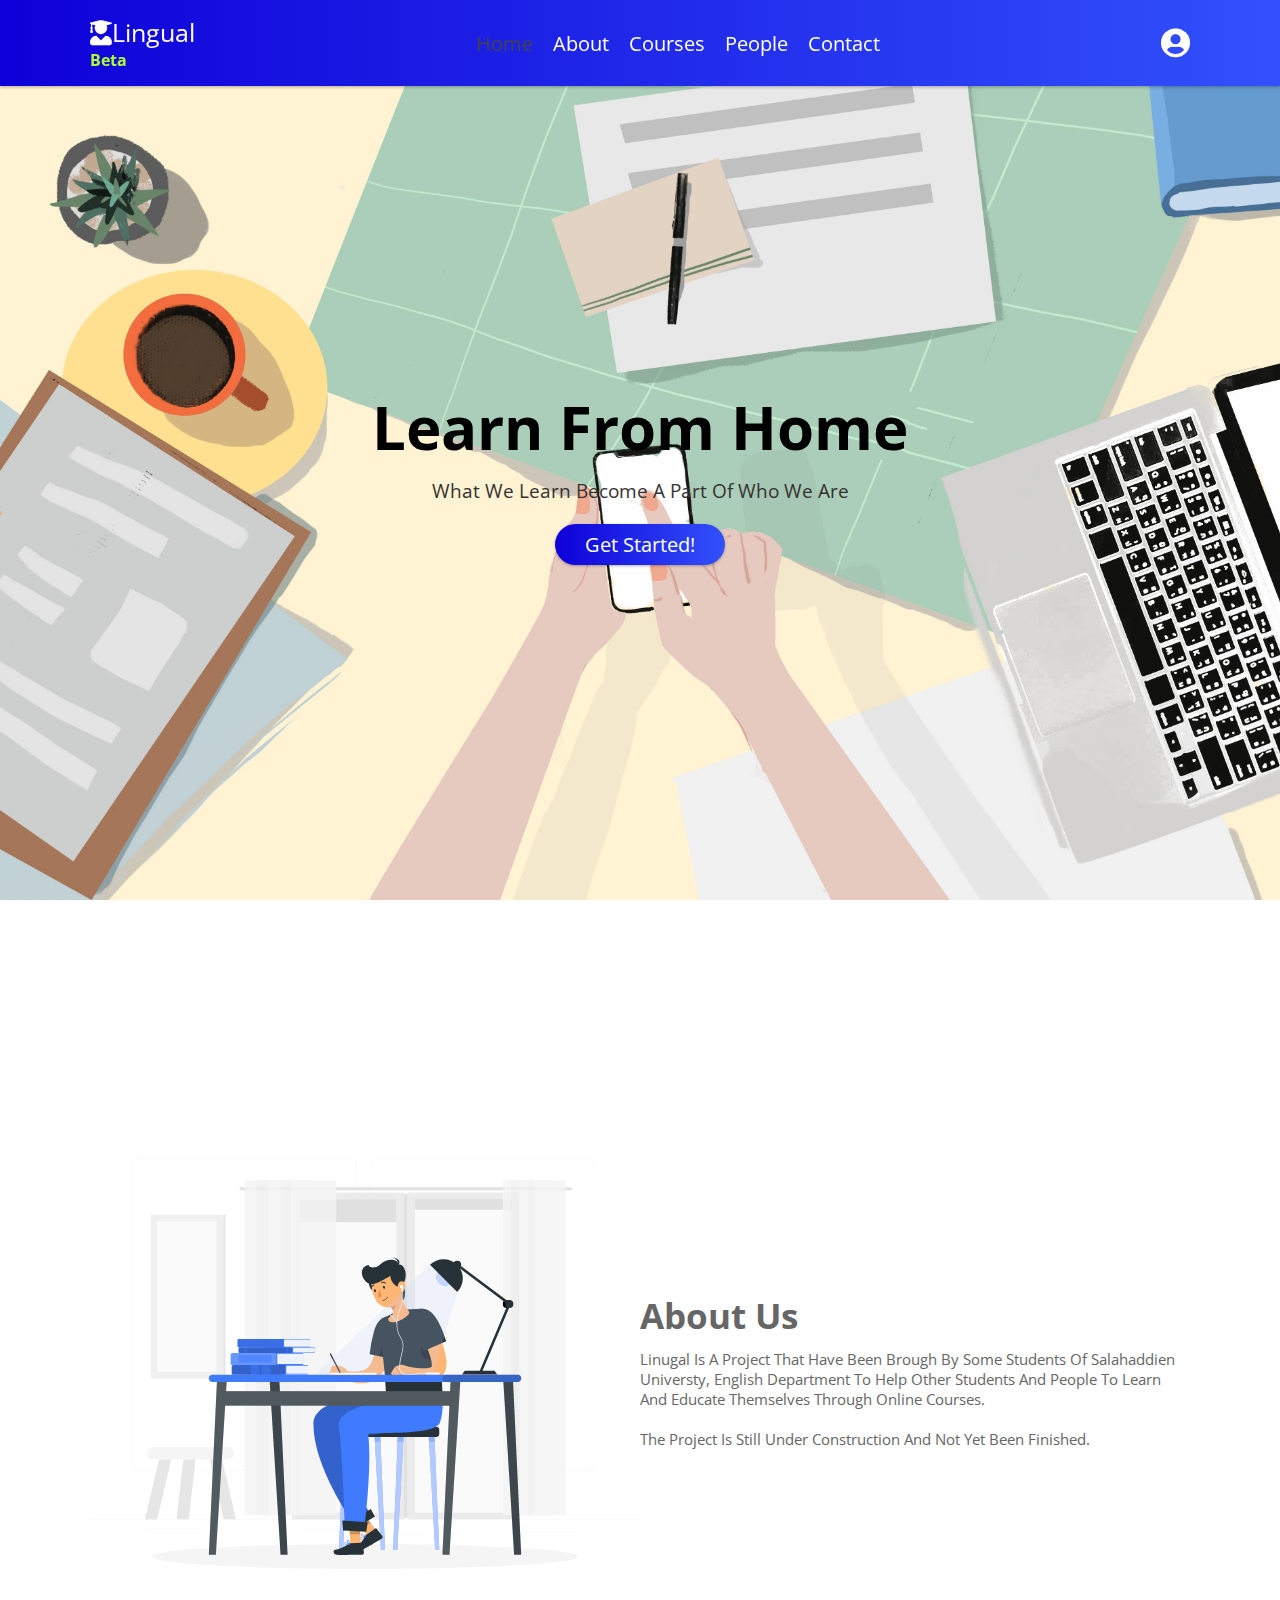
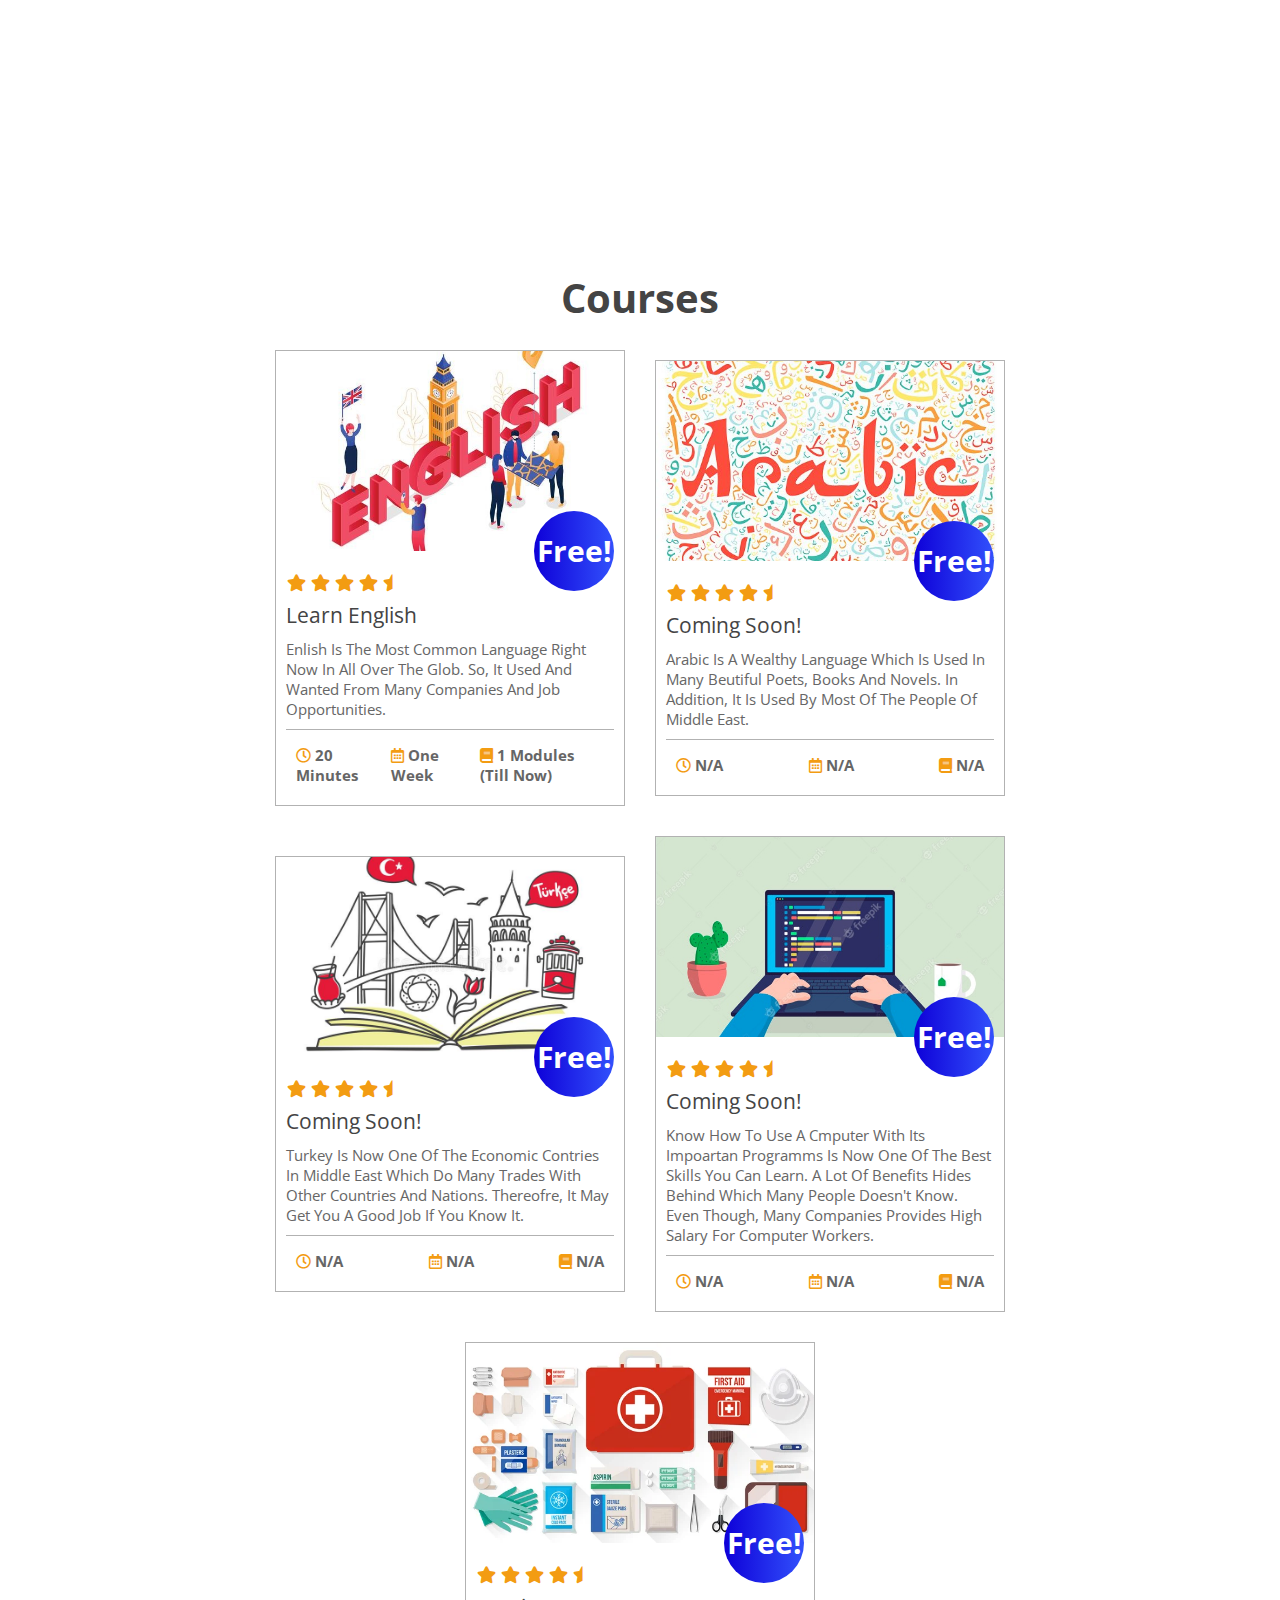
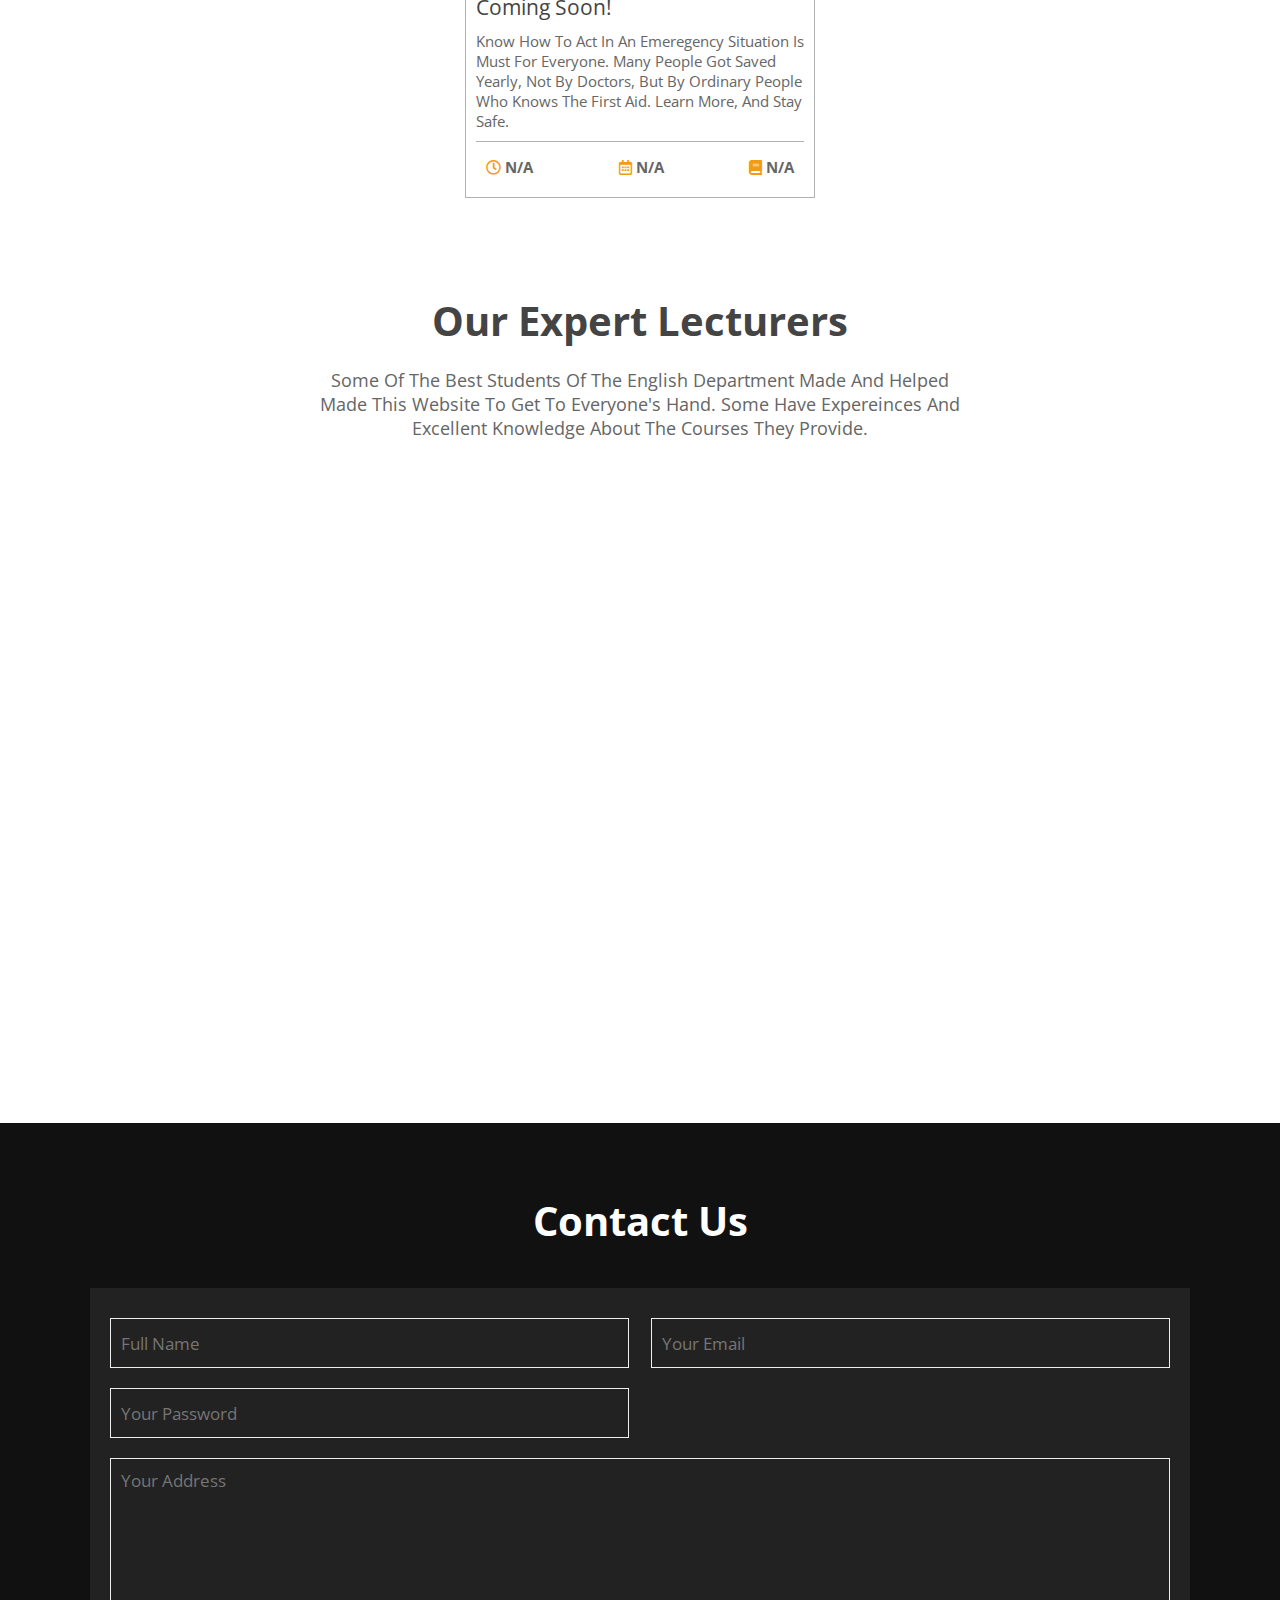
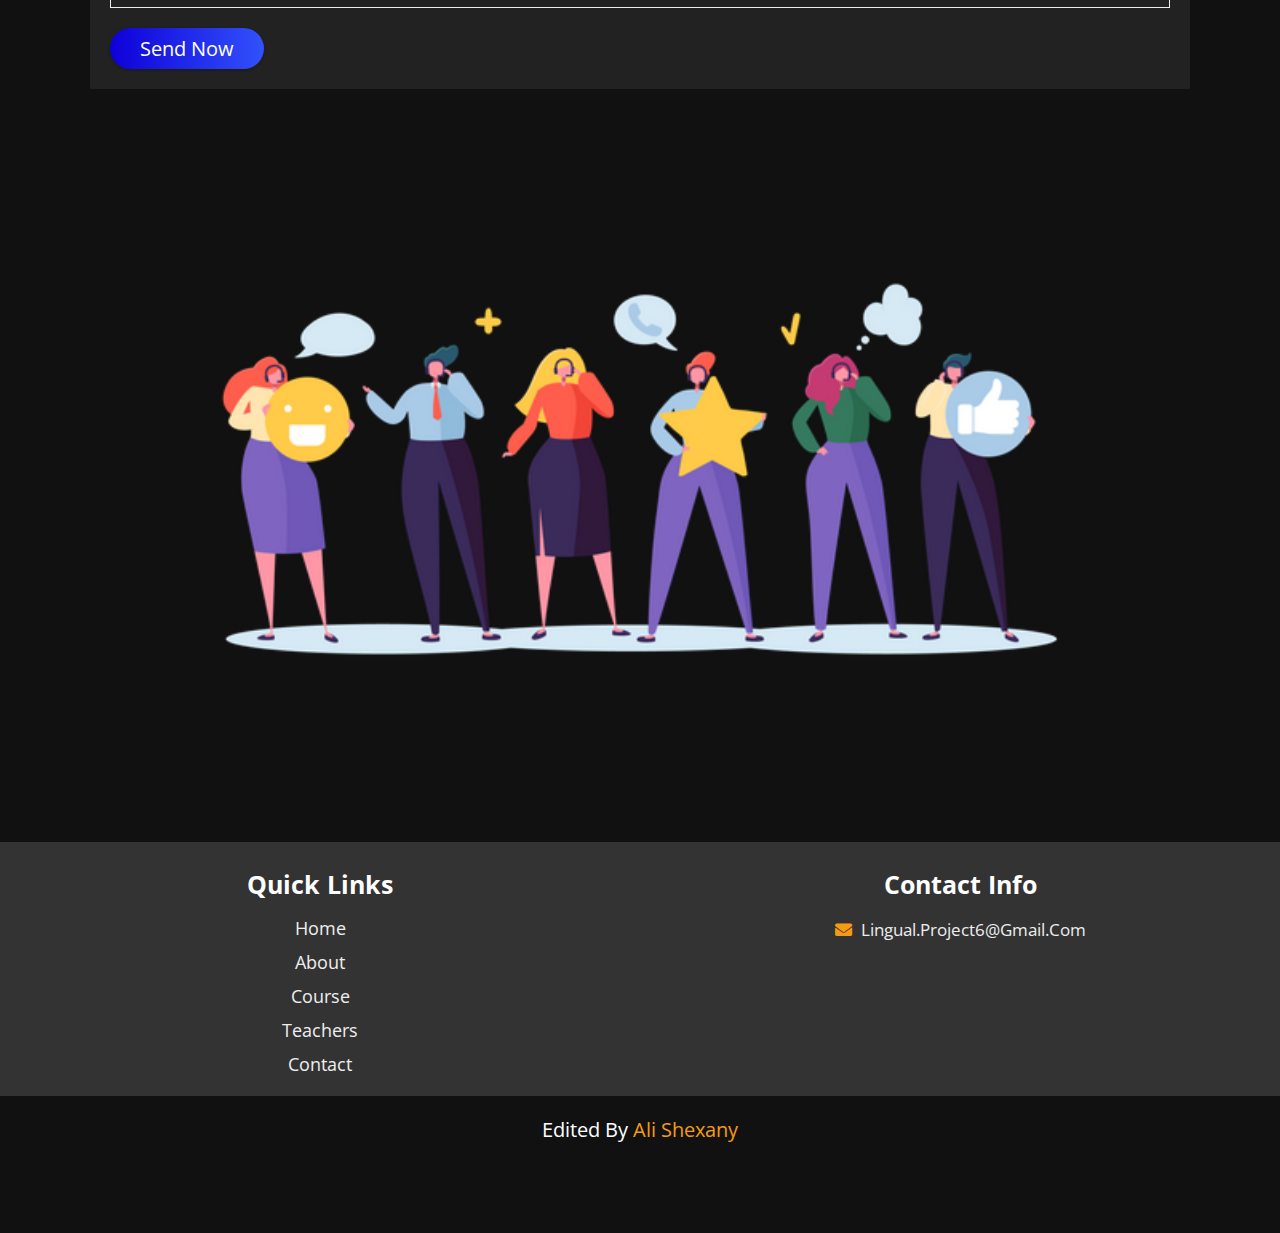
<file: index.html>
<!DOCTYPE html>
<html lang="en">
<head>
    <meta charset="UTF-8">
    <meta name="viewport" content="width=device-width, initial-scale=1.0">
    <title>Welcome</title>

    <!-- google fonts cdn link  -->
    <link rel="preconnect" href="https://fonts.gstatic.com">
    <link href="https://fonts.googleapis.com/css2?family=Open+Sans:wght@300;400;600&display=swap" rel="stylesheet">

    <!-- font awesome cdn link  -->
    <link rel="stylesheet" href="https://cdnjs.cloudflare.com/ajax/libs/font-awesome/5.15.2/css/all.min.css">


    <!-- custom css file link  -->
    <link rel="stylesheet" href="style.css">

    <link rel="icon" type="image/x-icon" href="pics/favicon.png">

</head>
<body>
   
<!-- header section starts  -->

<header>

    <div id="menu" class="fas fa-bars"></div>

    <a href="#" class="logo"><i class="fas fa-user-graduate"></i>Lingual <h4 style="color: greenyellow; font-size: 12pt;">Beta</h4></a>

    <nav class="navbar">
        <ul>
            <li><a class="active" href="#home">Home</a></li>
            <li><a href="#about">About</a></li>
            <li><a href="#course">Courses</a></li>
            <li><a href="#teacher">People</a></li>
            <li><a href="#contact">Contact</a></li>
        </ul>
    </nav>

    <div id="login" class="fas fa-user-circle"></div>

</header>

<!-- header section ends -->

<!-- login form  -->
<!--
<div class="login-form">

    <form action="">
        <h3>login</h3>
        <input type="email" placeholder="username" class="box">
        <input type="password" placeholder="password" class="box">
        <input type="submit" class="btn" value="login">
        <i class="fas fa-times"></i>
    </form>

</div>
-->
<!-- home section starts  -->

<section class="home" id="home">

    <h1>Learn from Home</h1>
    <p>What we learn become a part of who we are</p>
    <a href="#course"><button class="btn">get started!</button></a>

    <div class="shape"></div>

</section>

<!-- home section ends -->

<!-- about section starts  -->

<section class="about" id="about">

    <div class="image">
        <img src="pics/Studying-rafiki.svg" alt="">
    </div>

    <div class="content">
        <h3>About Us</h3>
        <p>Linugal is a project that have been brough by some students of Salahaddien Universty, English department to help 
            other students and people to learn and educate themselves through  online courses.</p>
        <p>The Project is still under construction and not yet been finished.</p>
        <!-- <a href="#"><button class="btn">learn more</button></a> -->
    </div>

</section>

<!-- about section ends -->

<!-- course section starts  -->

<section class="course" id="course">

<h1 class="heading">Courses</h1>    

<div class="box-container">

    <div class="box">
        <img src="pics/English-course.jpg" alt="">
        <h3 class="price">Free!</h3>
        <div class="content">
            <div class="stars">
                <i class="fas fa-star"></i>
                <i class="fas fa-star"></i>
                <i class="fas fa-star"></i>
                <i class="fas fa-star"></i>
                <i class="fas fa-star-half"></i>
            </div>
            <a target=”_blank” href="english.html" class="title">Learn English</a>
            <p>Enlish is the most common language right now in all over the glob. So, it
                used and wanted from many companies and job opportunities.
            </p>
            <div class="info">
                <h3> <i class="far fa-clock"></i> 20 Minutes </h3>
                <h3> <i class="far fa-calendar-alt"></i> One week </h3>
                <h3> <i class="fas fa-book"></i> 1 modules (till now) </h3>
            </div>
        </div>
    </div>

    <div class="box">
        <img src="pics/Arabic-course.jpg" alt="">
        <h3 class="price">Free!</h3>
        <div class="content">
            <div class="stars">
                <i class="fas fa-star"></i>
                <i class="fas fa-star"></i>
                <i class="fas fa-star"></i>
                <i class="fas fa-star"></i>
                <i class="fas fa-star-half"></i>
            </div>
            <a href="#" class="title">Coming Soon!</a>
            <p>Arabic is a wealthy language which is used in many beutiful poets, books and novels.
                in addition, it is used by most of the people of Middle East.
            </p>
            <div class="info">
                <h3> <i class="far fa-clock"></i> N/A </h3>
                <h3> <i class="far fa-calendar-alt"></i> N/A </h3>
                <h3> <i class="fas fa-book"></i> N/A </h3>
            </div>
        </div>
    </div>

    <div class="box">
        <img src="pics/Turkish-course.jpg" alt="">
        <h3 class="price">Free!</h3>
        <div class="content">
            <div class="stars">
                <i class="fas fa-star"></i>
                <i class="fas fa-star"></i>
                <i class="fas fa-star"></i>
                <i class="fas fa-star"></i>
                <i class="fas fa-star-half"></i>
            </div>
            <a href="#" class="title">Coming Soon!</a>
            <p>Turkey is now one of the economic contries in middle east which do many trades with other countries
                and nations. Thereofre, it may get you a good job If you know it.
            </p>
            <div class="info">
                <h3> <i class="far fa-clock"></i> N/A </h3>
                <h3> <i class="far fa-calendar-alt"></i> N/A </h3>
                <h3> <i class="fas fa-book"></i> N/A </h3>
            </div>
        </div>
    </div>

    <div class="box">
        <img src="pics/computer-course.jpg" alt="">
        <h3 class="price">Free!</h3>
        <div class="content">
            <div class="stars">
                <i class="fas fa-star"></i>
                <i class="fas fa-star"></i>
                <i class="fas fa-star"></i>
                <i class="fas fa-star"></i>
                <i class="fas fa-star-half"></i>
            </div>
            <a href="#" class="title">Coming Soon!</a>
            <p>Know how to use a cmputer with its impoartan programms is now one of the best
                skills you can learn. A lot of benefits hides behind which many people doesn't know.
                Even though, many companies provides high salary for computer workers.
            </p>
            <div class="info">
                <h3> <i class="far fa-clock"></i> N/A </h3>
                <h3> <i class="far fa-calendar-alt"></i> N/A </h3>
                <h3> <i class="fas fa-book"></i> N/A </h3>
            </div>
        </div>
    </div>

    <div class="box">
        <img src="pics/Firstaid-course.jpg" alt="">
        <h3 class="price">Free!</h3>
        <div class="content">
            <div class="stars">
                <i class="fas fa-star"></i>
                <i class="fas fa-star"></i>
                <i class="fas fa-star"></i>
                <i class="fas fa-star"></i>
                <i class="fas fa-star-half"></i>
            </div>
            <a href="#" class="title">Coming Soon!</a>
            <p>Know how to act in an emeregency situation is must for everyone. Many people
            got saved yearly, not by doctors, but by ordinary people who knows the first aid. 
            Learn more, and Stay safe.
            </p>
            <div class="info">
                <h3> <i class="far fa-clock"></i> N/A </h3>
                <h3> <i class="far fa-calendar-alt"></i> N/A </h3>
                <h3> <i class="fas fa-book"></i> N/A </h3>
            </div>
        </div>
    </div>


    </div>

</div>

</section>

<!-- course section ends -->

<!-- teacher section starts  -->

<section class="teacher" id="teacher">

<h1 class="heading">our expert lecturers</h1>

<p>Some of the Best students of The English Department made and helped made this website
    to get to everyone's hand. Some have expereinces and excellent knowledge about the courses they provide. </p>

<!-- <a href="#"><button class="btn">learn more</button></a> -->

</section>

<!-- teacher section ends -->

<!-- contact section starts  -->

<section class="contact" id="contact">

<h1 class="heading">Contact Us</h1>

<div class="row">

    <form action="">
        <input type="text" placeholder="full name" class="box">
        <input type="email" placeholder="your email" class="box">
        <input type="password" placeholder="your password" class="box">
        <textarea name="" id="" cols="30" rows="10" class="box address" placeholder="your address"></textarea>
        <input type="submit" class="btn" value="send now">
    </form>

    <div class="image">
        <img src="pics/help-contact.png" alt="">
    </div>

</div>

</section>

<!-- contact section ends -->

<!-- footer section starts  -->

<div class="footer">

    <div class="box-container">


        <div class="box">
            <h3>quick links</h3>
            <a href="#home">home</a>
            <a href="#about">about</a>
            <a href="#course">course</a>
            <a href="#teacher">teachers</a>
            <a href="#contact">contact</a>
        </div>

        <div class="box">
            <h3>contact info</h3>
        
            <p> <i class="fas fa-envelope"></i> Lingual.project6@gmail.com </p>
            
        </div>

    </div>

    <h1 class="credit">Edited by <a href="https://l.messenger.com/l.php?u=https%3A%2F%2Finstagram.com%2Falishexany28%3Futm_medium%3Dcopy_link&h=AT2VSnJCaCfogchZdqtvQZJO6pLKn3a52d4Q_3sLXpHVX3f3xabuFnRwyJe5plVuFq93xZS1pGyaXS
        _jNjhbHIeyOjlCNTcDst48Z1jP2LRhj3eQDb9yb_HaDsXQ-Ax_sUbrEA">Ali shexany</a> </h1>

</div>

<!-- footer section ends -->





















<!-- jquery cdn link  -->
<script src="https://cdnjs.cloudflare.com/ajax/libs/jquery/3.6.0/jquery.min.js"></script>

<!-- custom js file link  -->
<script src="script.js"></script>

</body>
</html>
</file>
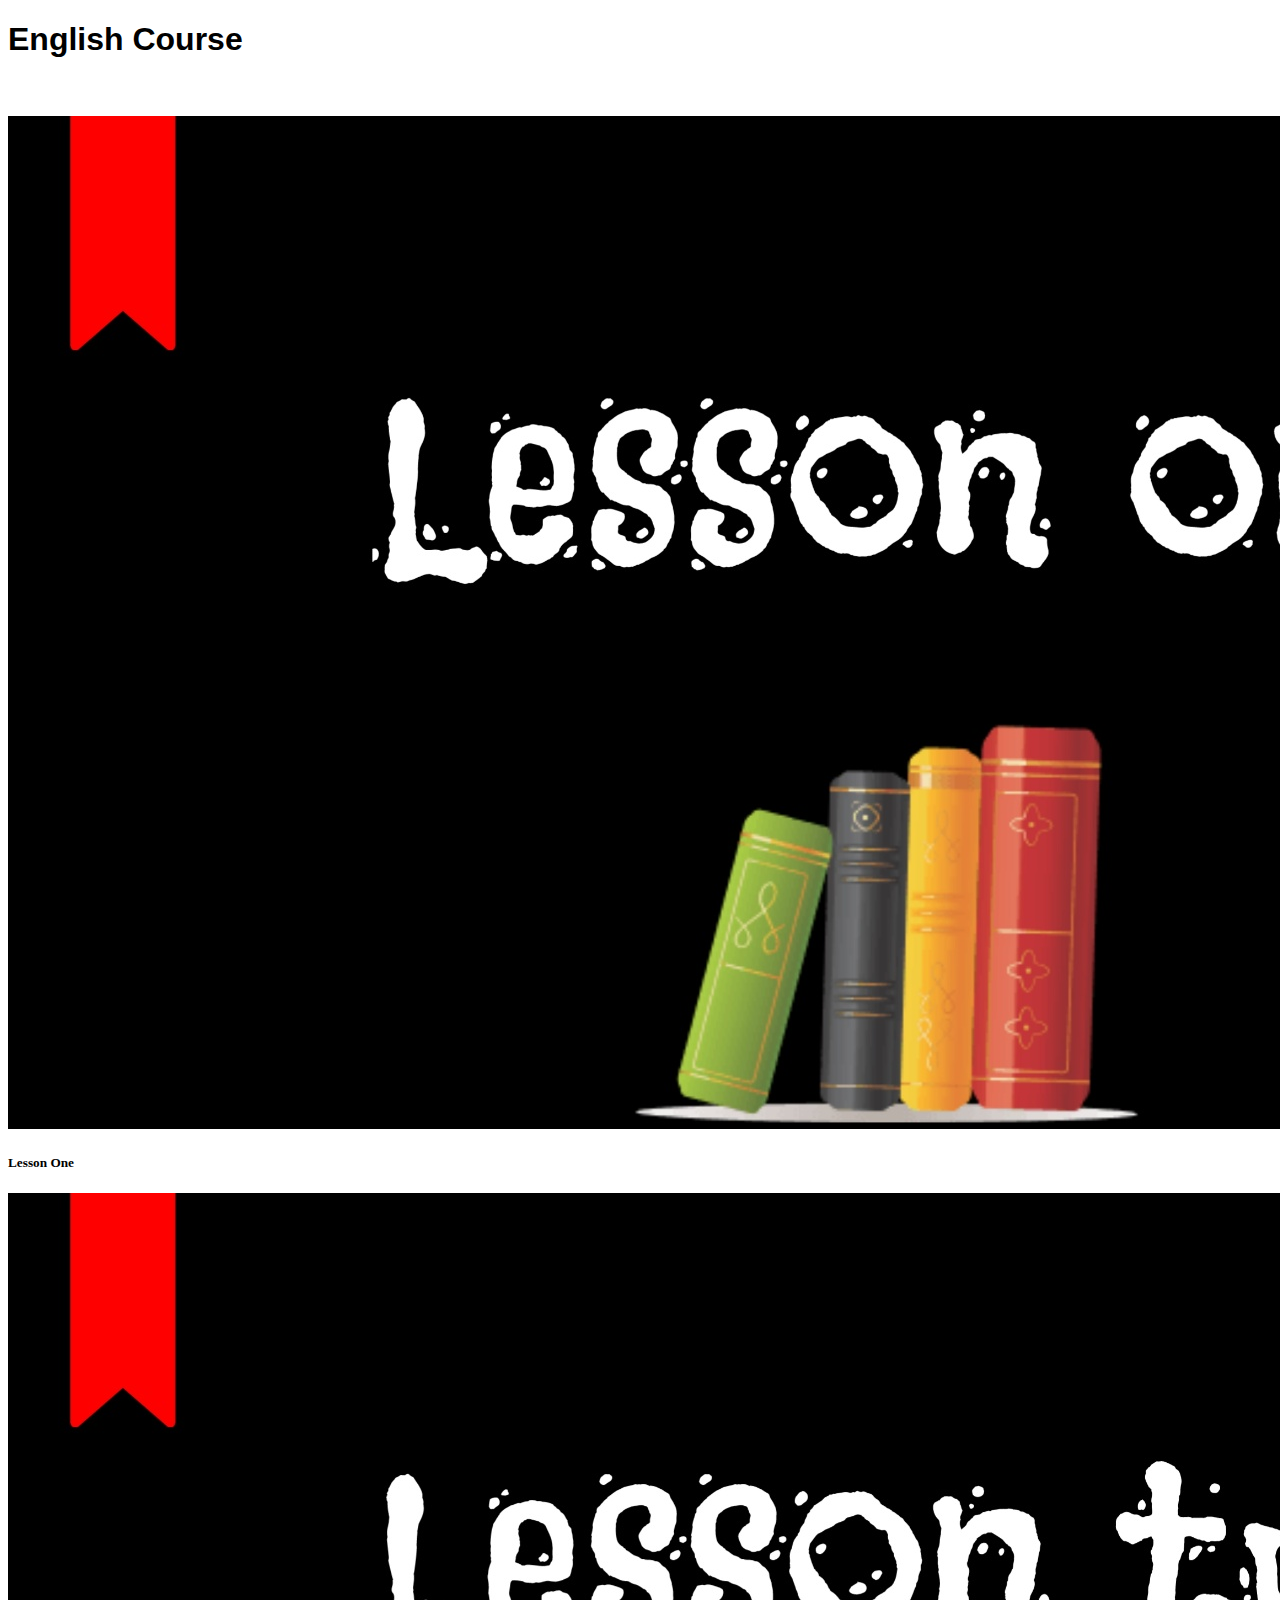
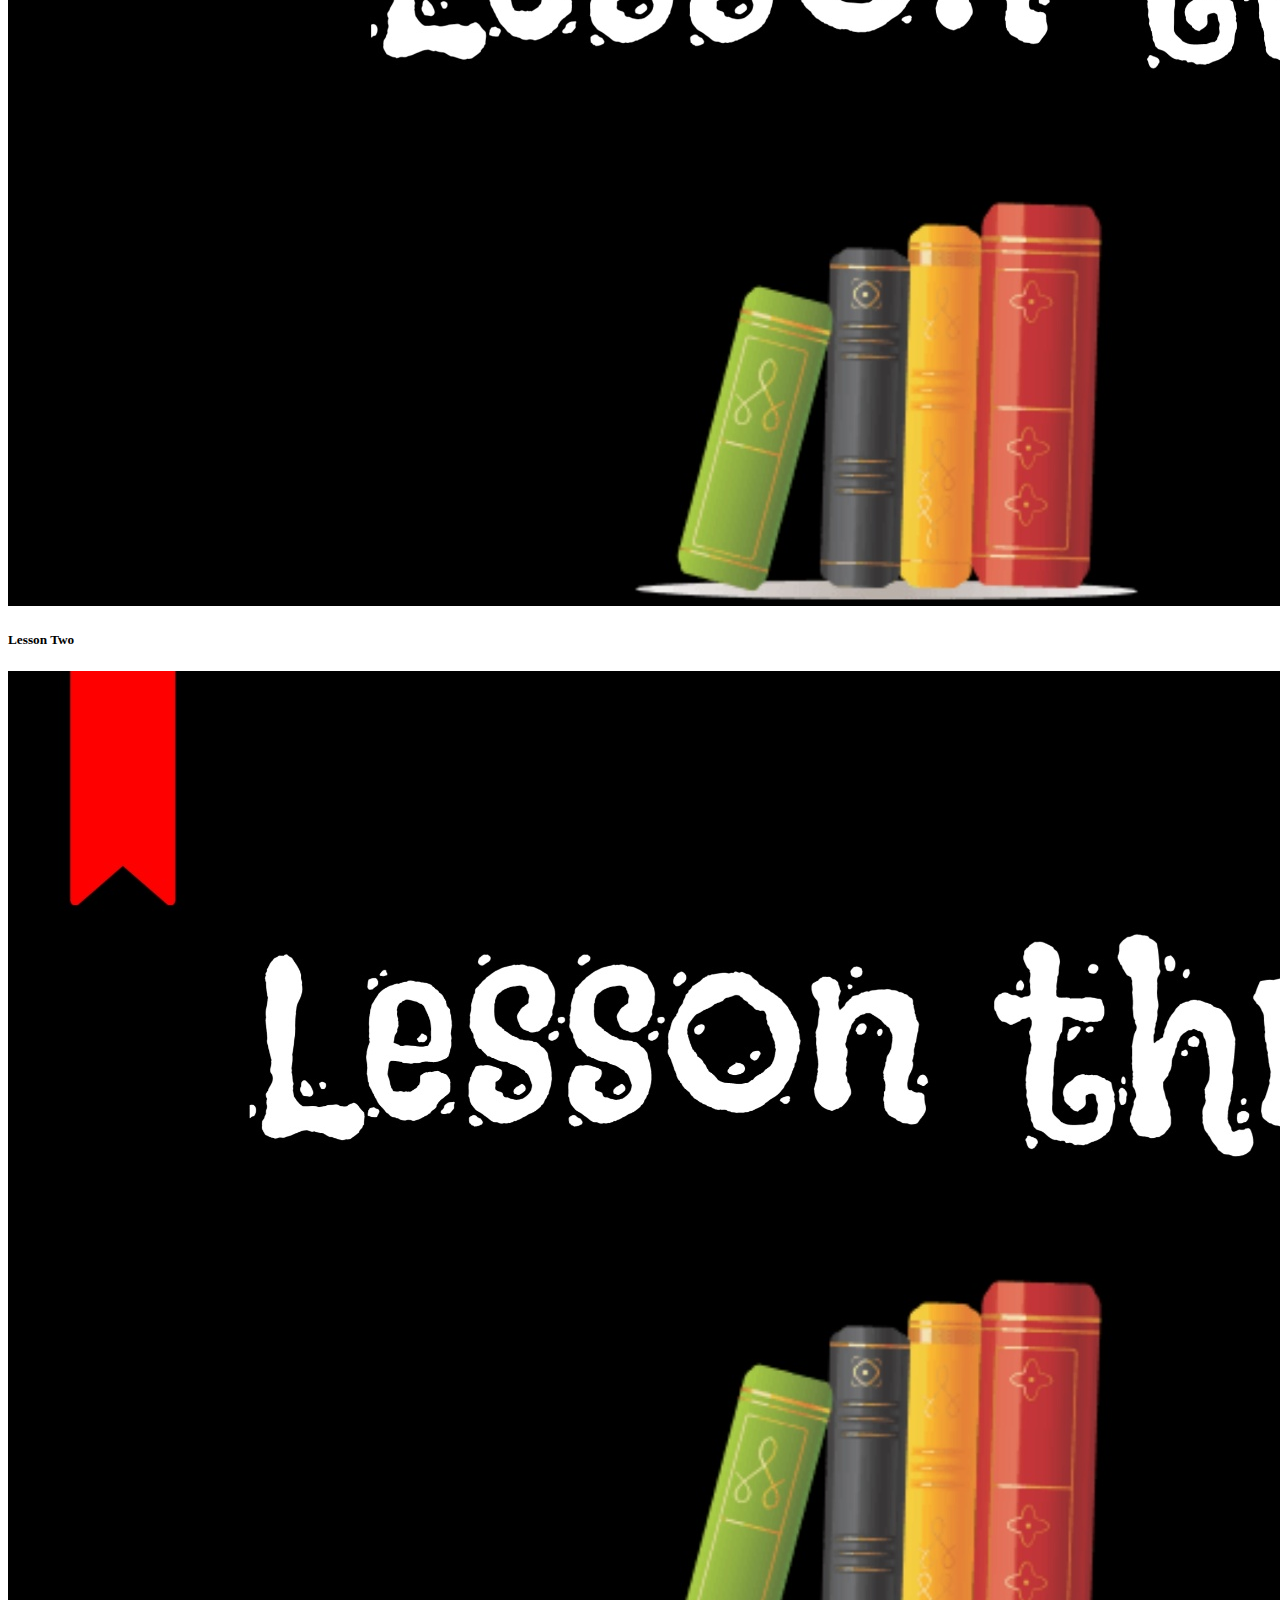
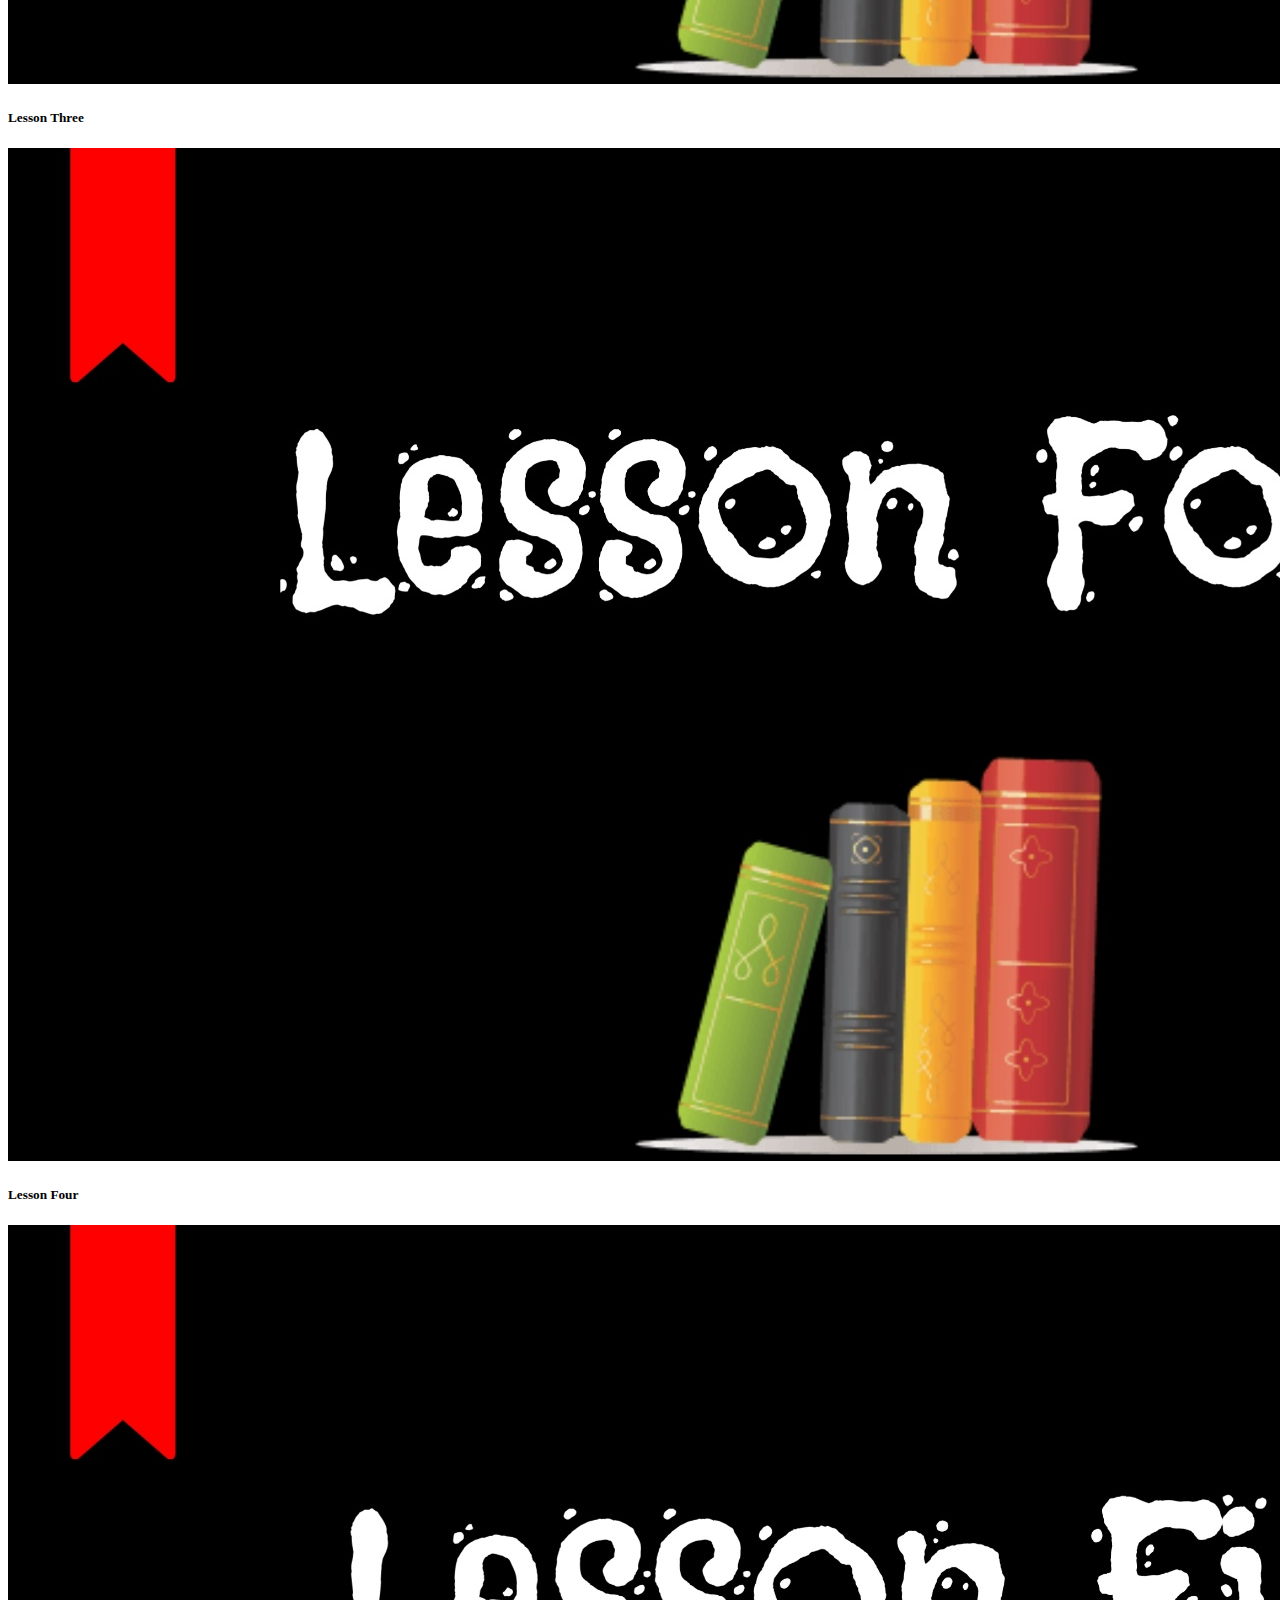
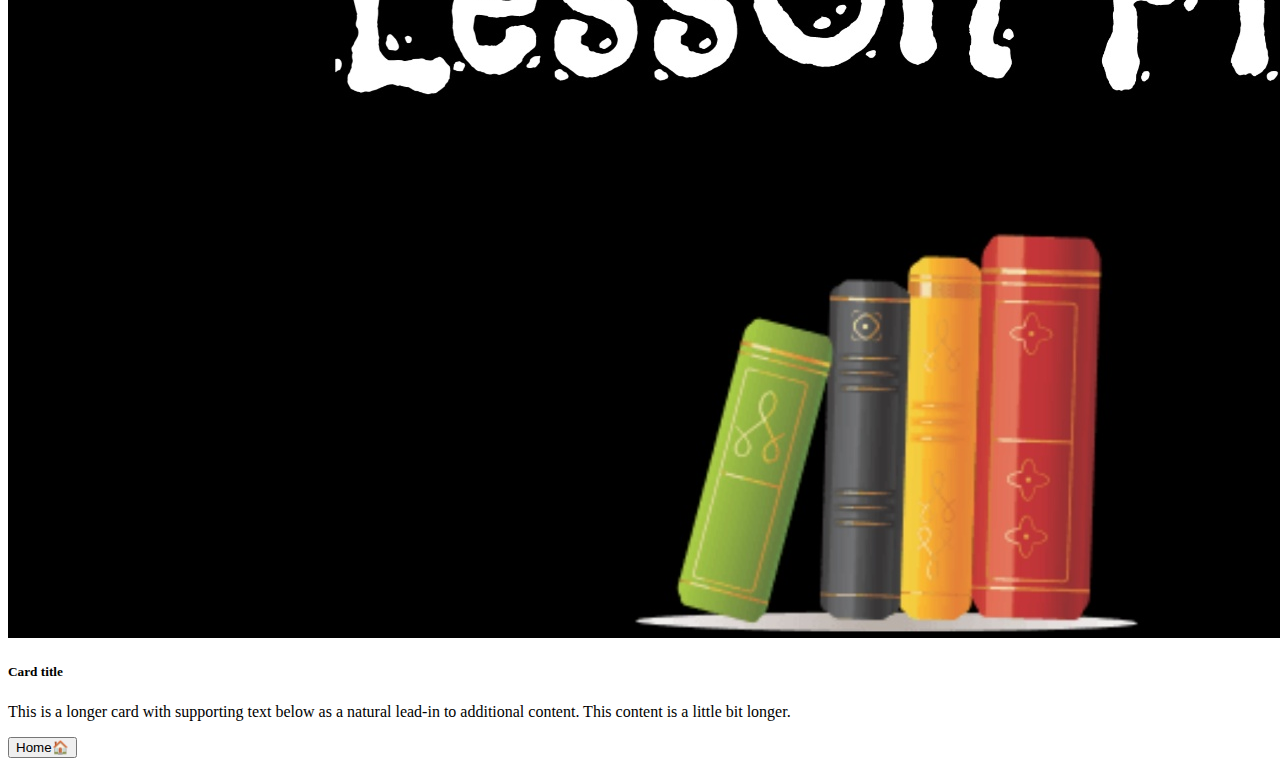
<file: english.html>
<!doctype html>
<html lang="en">
  <head>
    <!-- Required meta tags -->
    <meta charset="utf-8">
    <meta name="viewport" content="width=device-width, initial-scale=1">

    <!-- Bootstrap CSS -->
    <link href="https://cdn.jsdelivr.net/npm/bootstrap@5.0.2/dist/css/bootstrap.min.css" rel="stylesheet" integrity="sha384-EVSTQN3/azprG1Anm3QDgpJLIm9Nao0Yz1ztcQTwFspd3yD65VohhpuuCOmLASjC" crossorigin="anonymous">

    <link rel="icon" type="image/x-icon" href="pics/favicon.png">
    
    <title>Speak Now!</title>
   <!-- <style>
      body{
        overflow-x: hidden;
        background-image: url(course_thumbnail/eng_back.png) ;
        filter: brightness(70%);
      }
    </style>-->
  </head>
  <body>
    <h1 style="font-family:'Franklin Gothic Medium', 'Arial Narrow', Arial, sans-serif">English Course</h1>
    <br>
    <br>
    

    <!-- Optional JavaScript; choose one of the two! -->

    <!-- Option 1: Bootstrap Bundle with Popper -->
    <script src="https://cdn.jsdelivr.net/npm/bootstrap@5.0.2/dist/js/bootstrap.bundle.min.js" integrity="sha384-MrcW6ZMFYlzcLA8Nl+NtUVF0sA7MsXsP1UyJoMp4YLEuNSfAP+JcXn/tWtIaxVXM" crossorigin="anonymous"></script>

    <!-- Option 2: Separate Popper and Bootstrap JS -->
    <!--
    <script src="https://cdn.jsdelivr.net/npm/@popperjs/core@2.9.2/dist/umd/popper.min.js" integrity="sha384-IQsoLXl5PILFhosVNubq5LC7Qb9DXgDA9i+tQ8Zj3iwWAwPtgFTxbJ8NT4GN1R8p" crossorigin="anonymous"></script>
    <script src="https://cdn.jsdelivr.net/npm/bootstrap@5.0.2/dist/js/bootstrap.min.js" integrity="sha384-cVKIPhGWiC2Al4u+LWgxfKTRIcfu0JTxR+EQDz/bgldoEyl4H0zUF0QKbrJ0EcQF" crossorigin="anonymous"></script>
    -->
    <div class="row row-cols-1 row-cols-md-3 g-4">
      <div class="col">
        <div class="card">
          <a style="text-decoration: none; color: black;" href="https://drive.google.com/file/d/1grGQWEHMpfnnxPGLjr4I2IxBfrPyfcqW/view?usp=drivesdk"><img src="english course/course_thumbnail/lone.jpg" class="card-img-top" alt="...">
          <div class="card-body">
            <h5 class="card-title">Lesson One</h5>
            <p class="card-text"></p>
            </div>
        </div>
      </div></a>
      <div class="col">
        
        <div class="card">
          <a style="text-decoration: none; color: black;" href="https://drive.google.com/file/d/18HrNX7kpURjRDZcn-QrUkYVpNU_jTCB8/view?usp=drivesdk">
          <img src="english course/course_thumbnail/ltwo.jpg" class="card-img-top" alt="...">
          <div class="card-body">
            <h5 class="card-title">Lesson Two</h5>
            <p class="card-text"></p>
          </div>
        </div>
      </div></a>
      <div class="col">
        <div class="card">
          <a style="text-decoration: none; color: black;"  href="https://drive.google.com/file/d/11O2ZvMNIxLMnVpLh2JJ9jYSFhltHmPgV/view?usp=sharing"><img src="english course/course_thumbnail/lthree.jpg" class="card-img-top" alt="...">
          <div class="card-body">
            <h5 class="card-title">Lesson Three</h5>
            <p class="card-text"></p>
          </div>
        </div>
      </div></a>
      <div class="col">
        <div class="card">
          <a style="text-decoration: none; color: black;" href="https://drive.google.com/file/d/1bxoanF7FKf2cl2Pz9gj9GhzcFm6JhI1h/view?usp=sharing">
          <img src="english course/course_thumbnail/lfour.jpg" class="card-img-top" alt="...">
          <div class="card-body">
            <h5 class="card-title">Lesson Four</h5>
            <p class="card-text"></p>
          </div>
        </div>
      </div>
      <div class="col">
        <div class="card">
          <img src="english course/course_thumbnail/lfive.jpg" class="card-img-top" alt="...">
          <div class="card-body">
            <h5 class="card-title">Card title</h5>
            <p class="card-text">This is a longer card with supporting text below as a natural lead-in to additional content. This content is a little bit longer.</p>
          </div>
        </div>
      </div>
    </div>
    </div>
    </div></a>
     <a href="index.html"><div class="d-grid gap-2 col-6 mx-auto">
     <button class="btn btn-primary" type="button">Home🏠</button>
    </div></a>
  </body>
</html>
</file>
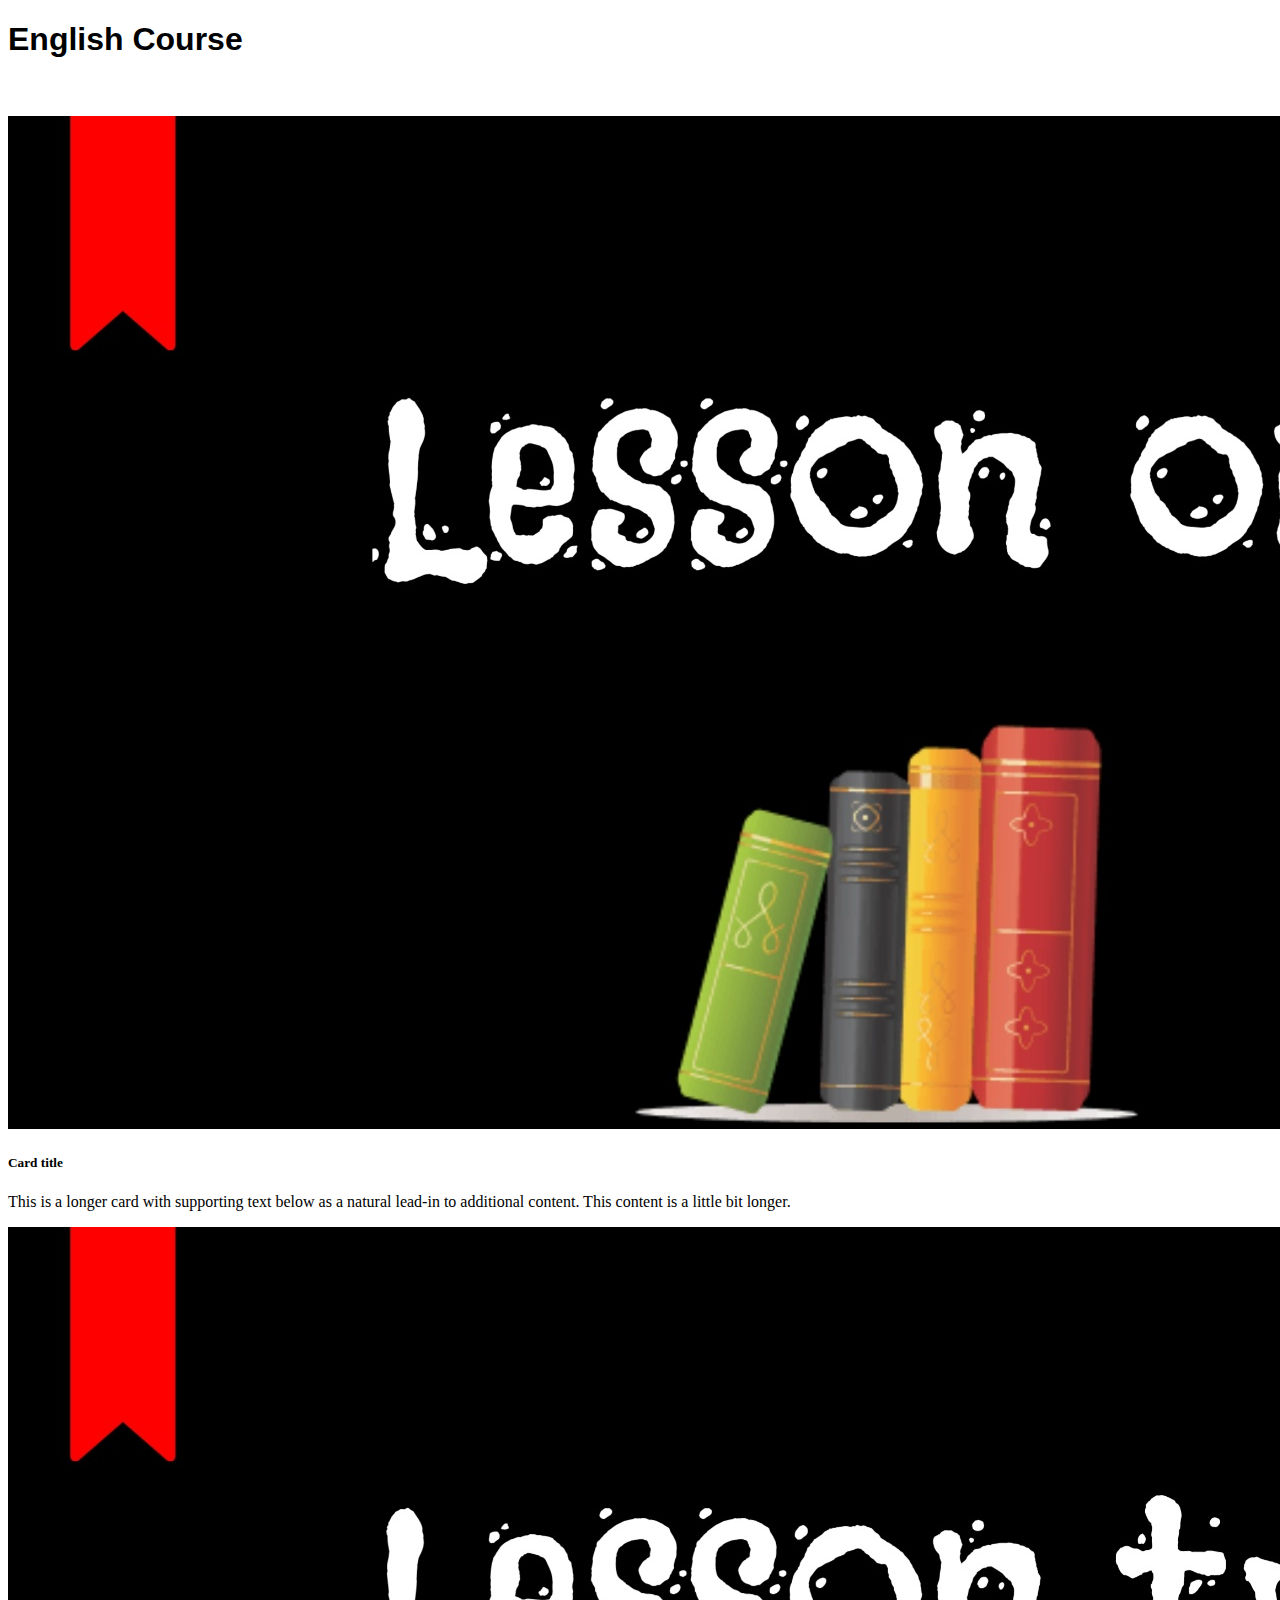
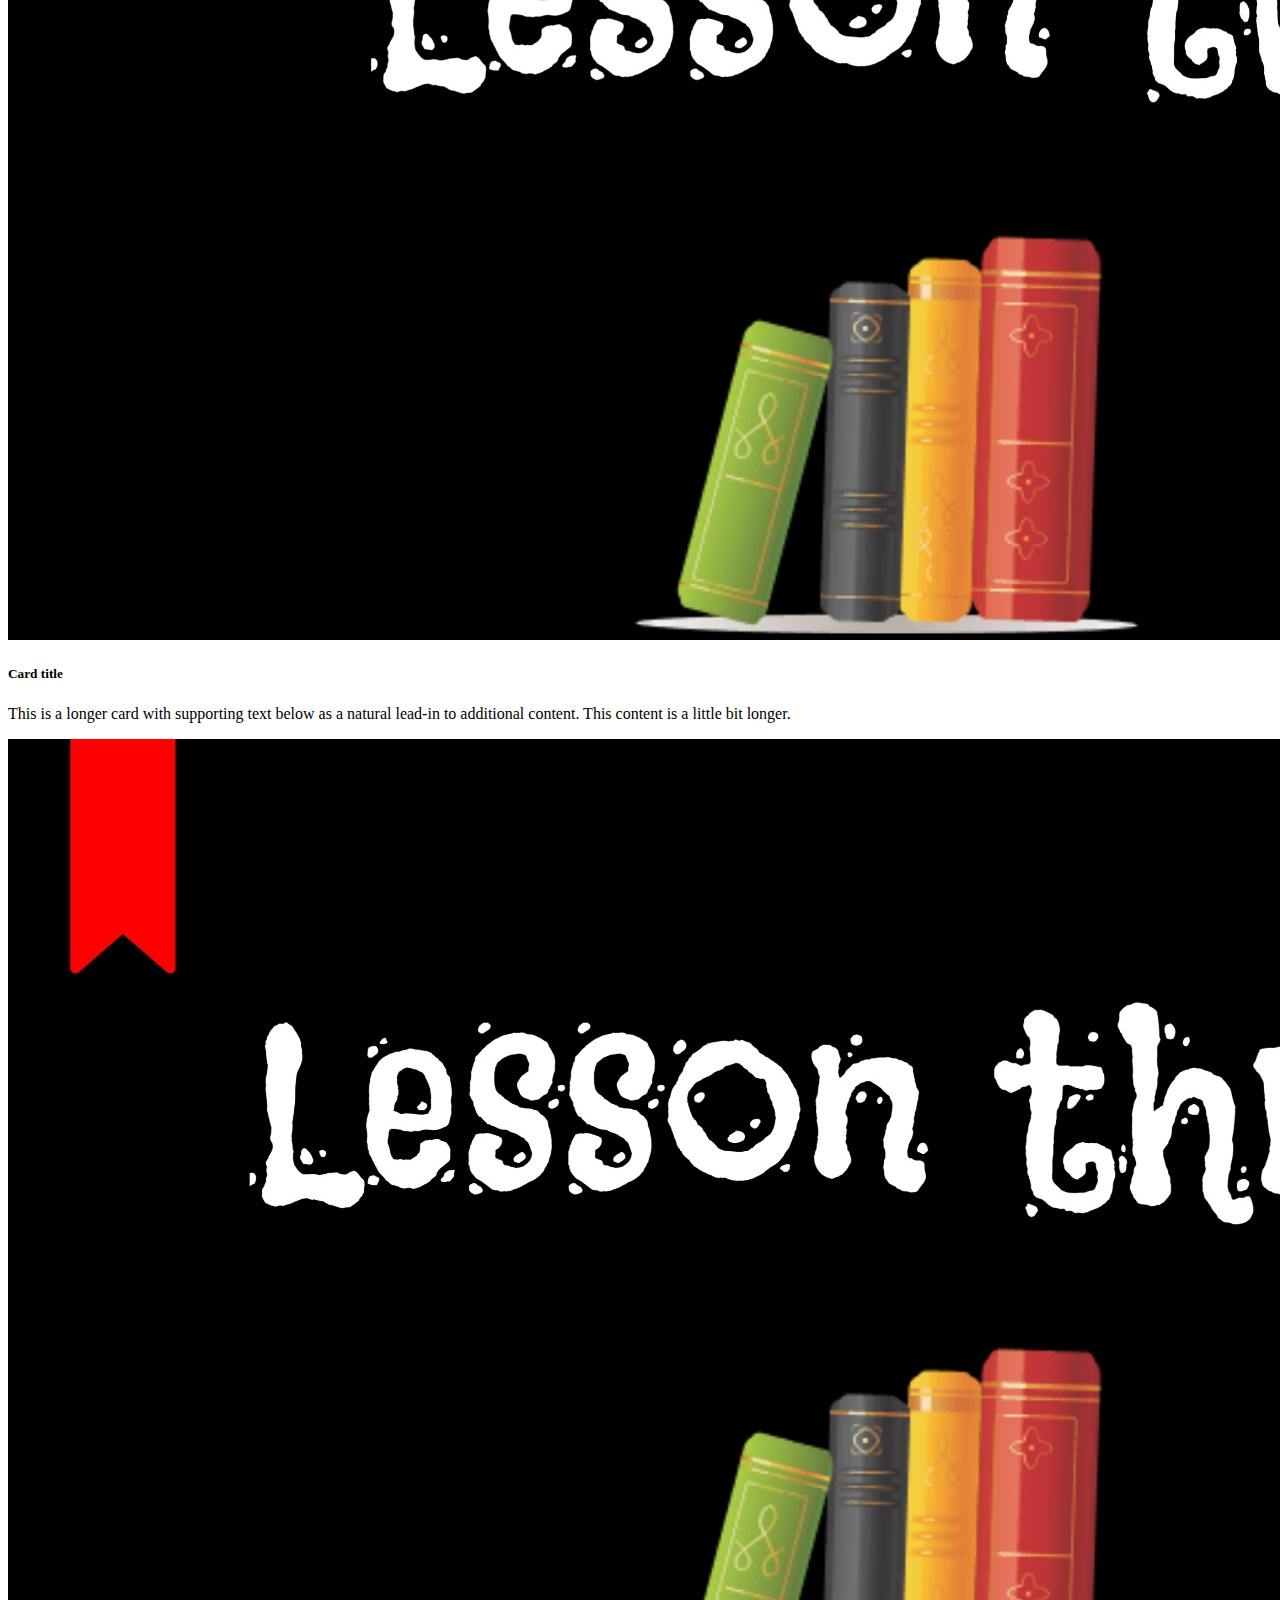
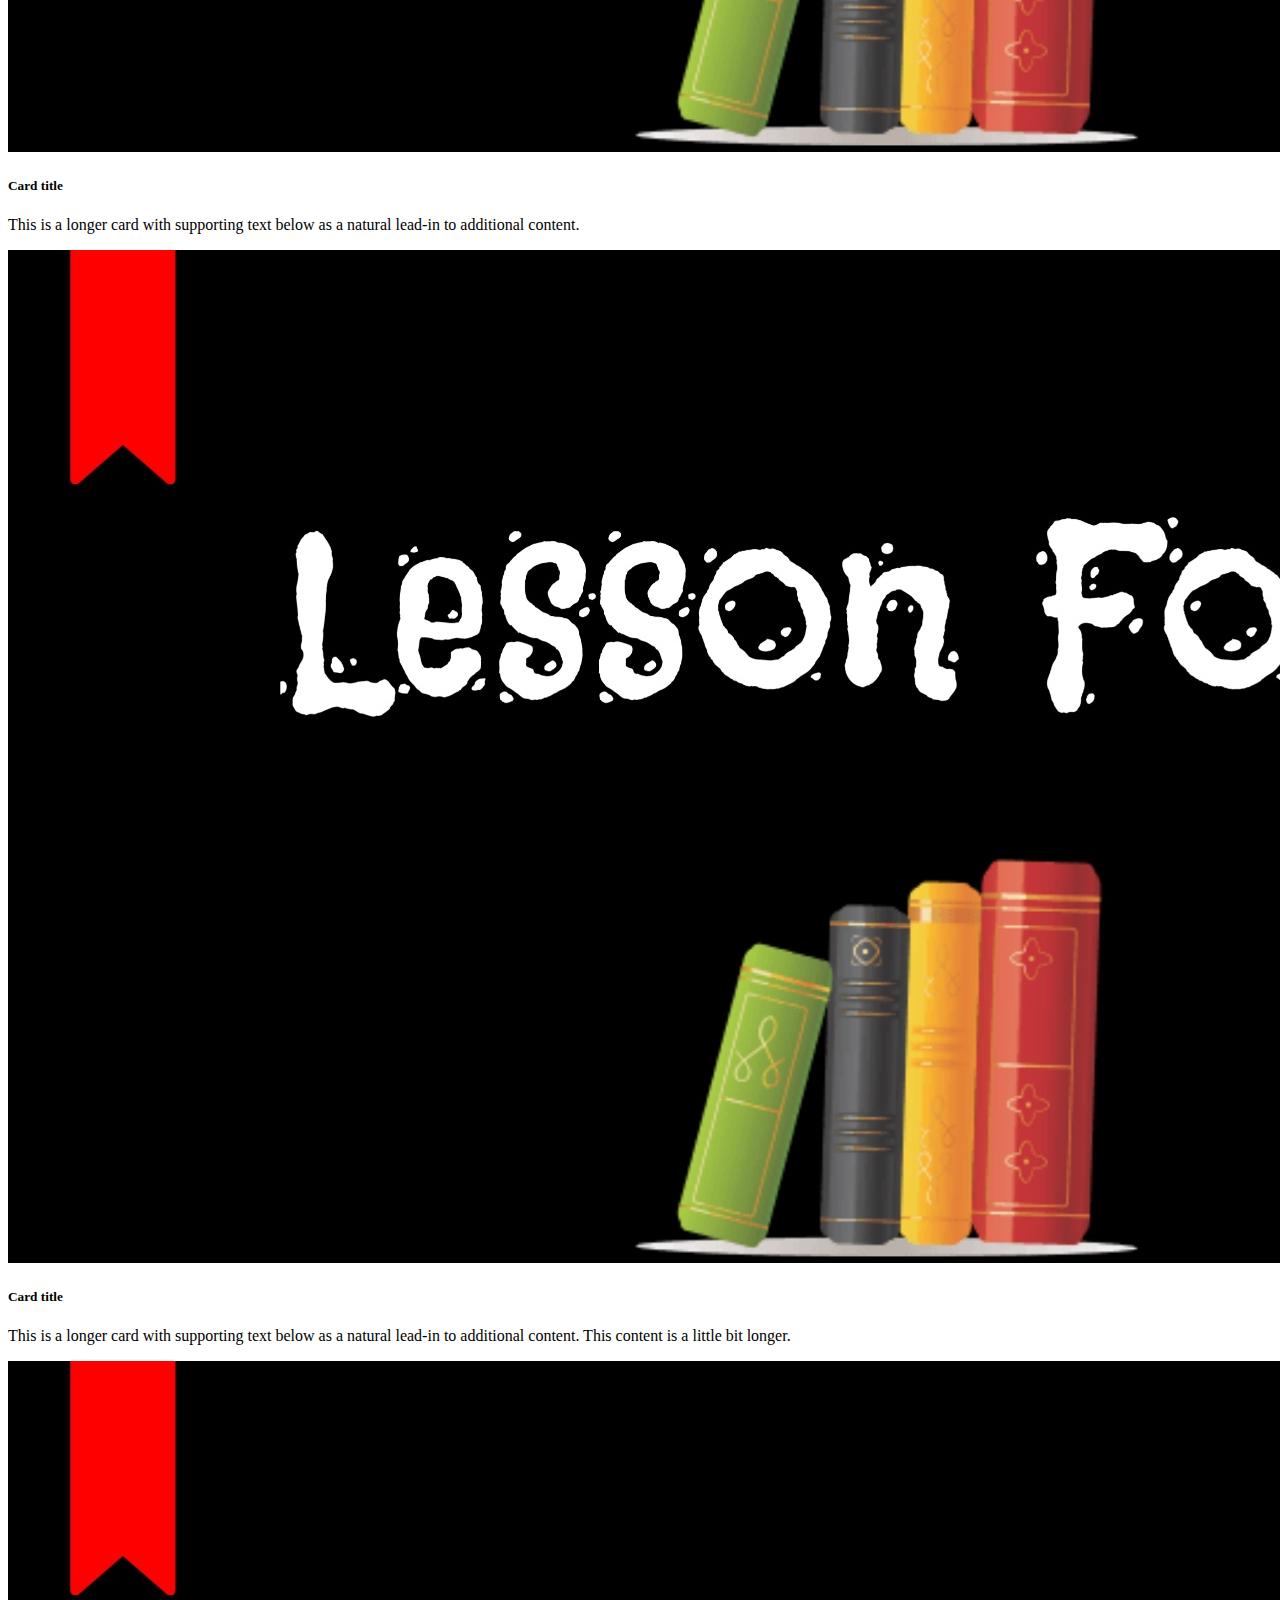
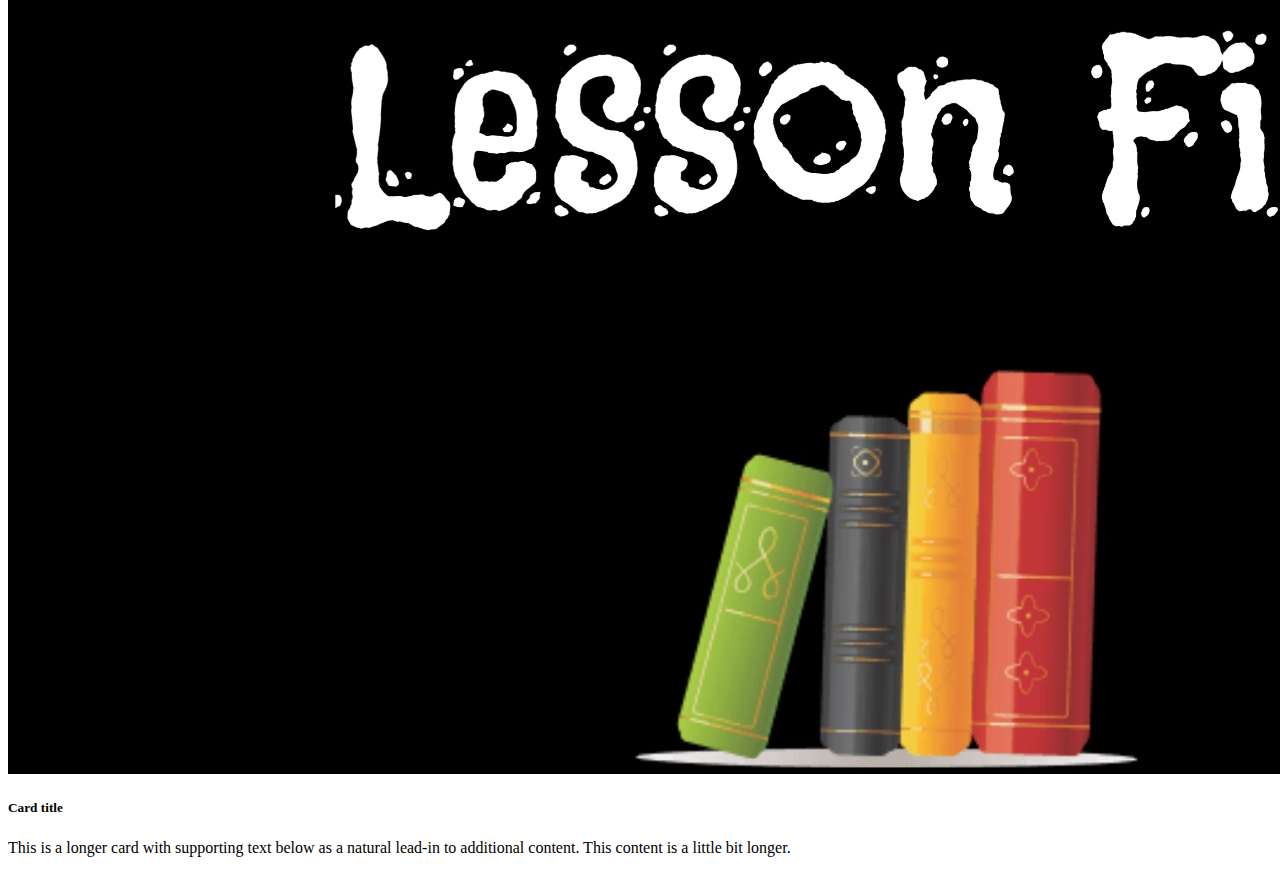
<file: english course/hello.html>
<!doctype html>
<html lang="en">
  <head>
    <!-- Required meta tags -->
    <meta charset="utf-8">
    <meta name="viewport" content="width=device-width, initial-scale=1">

    <!-- Bootstrap CSS -->
    <link href="https://cdn.jsdelivr.net/npm/bootstrap@5.0.2/dist/css/bootstrap.min.css" rel="stylesheet" integrity="sha384-EVSTQN3/azprG1Anm3QDgpJLIm9Nao0Yz1ztcQTwFspd3yD65VohhpuuCOmLASjC" crossorigin="anonymous">

    <title>Speak Now!</title>
  </head>
  <body>
    <h1 style="font-family:'Franklin Gothic Medium', 'Arial Narrow', Arial, sans-serif">English Course</h1>
    <br>
    <br>


    <!-- Optional JavaScript; choose one of the two! -->

    <!-- Option 1: Bootstrap Bundle with Popper -->
    <script src="https://cdn.jsdelivr.net/npm/bootstrap@5.0.2/dist/js/bootstrap.bundle.min.js" integrity="sha384-MrcW6ZMFYlzcLA8Nl+NtUVF0sA7MsXsP1UyJoMp4YLEuNSfAP+JcXn/tWtIaxVXM" crossorigin="anonymous"></script>

    <!-- Option 2: Separate Popper and Bootstrap JS -->
    <!--
    <script src="https://cdn.jsdelivr.net/npm/@popperjs/core@2.9.2/dist/umd/popper.min.js" integrity="sha384-IQsoLXl5PILFhosVNubq5LC7Qb9DXgDA9i+tQ8Zj3iwWAwPtgFTxbJ8NT4GN1R8p" crossorigin="anonymous"></script>
    <script src="https://cdn.jsdelivr.net/npm/bootstrap@5.0.2/dist/js/bootstrap.min.js" integrity="sha384-cVKIPhGWiC2Al4u+LWgxfKTRIcfu0JTxR+EQDz/bgldoEyl4H0zUF0QKbrJ0EcQF" crossorigin="anonymous"></script>
    -->
    <div class="row row-cols-1 row-cols-md-3 g-4">
      <div class="col">
        <div class="card">
          <a style="text-decoration: none; color: black;" href="https://drive.google.com/file/d/1grGQWEHMpfnnxPGLjr4I2IxBfrPyfcqW/view?usp=drivesdk"><img src="course_thumbnail/lone.jpg" class="card-img-top" alt="...">
          <div class="card-body">
            <h5 class="card-title">Card title</h5>
            <p class="card-text">This is a longer card with supporting text below as a natural lead-in to additional content. This content is a little bit longer.</p>
            </div>
        </div>
      </div></a>
      <div class="col">
        
        <div class="card">
          <a style="text-decoration: none; color: black;" href="https://drive.google.com/file/d/18HrNX7kpURjRDZcn-QrUkYVpNU_jTCB8/view?usp=drivesdk">
          <img src="course_thumbnail/ltwo.jpg" class="card-img-top" alt="...">
          <div class="card-body">
            <h5 class="card-title">Card title</h5>
            <p class="card-text">This is a longer card with supporting text below as a natural lead-in to additional content. This content is a little bit longer.</p>
          </div>
        </div>
      </div></a>
      <div class="col">
        <div class="card">
          <img src="course_thumbnail/lthree.jpg" class="card-img-top" alt="...">
          <div class="card-body">
            <h5 class="card-title">Card title</h5>
            <p class="card-text">This is a longer card with supporting text below as a natural lead-in to additional content.</p>
          </div>
        </div>
      </div>
      <div class="col">
        <div class="card">
          <img src="course_thumbnail/lfour.jpg" class="card-img-top" alt="...">
          <div class="card-body">
            <h5 class="card-title">Card title</h5>
            <p class="card-text">This is a longer card with supporting text below as a natural lead-in to additional content. This content is a little bit longer.</p>
          </div>
        </div>
      </div>
      <div class="col">
        <div class="card">
          <img src="course_thumbnail/lfive.jpg" class="card-img-top" alt="...">
          <div class="card-body">
            <h5 class="card-title">Card title</h5>
            <p class="card-text">This is a longer card with supporting text below as a natural lead-in to additional content. This content is a little bit longer.</p>
          </div>
        </div>
      </div>
    </div>
    </div>
    </div>
  </body>
</html>
</file>
<file: style.css>
:root{
    --gradient:linear-gradient(90deg, #0e00d8, #3251fc);
}

*{
    font-family: 'Open Sans', sans-serif;
    margin:0; padding:0;
    box-sizing: border-box;
    border:none; outline: none;
    text-decoration: none;
    text-transform: capitalize;
    transition: all .2s linear;
}

*::selection{
    background:#f39c12;
    color:#fff;
}

html{
    font-size: 62.5%;
    overflow-x: hidden;
}

html::-webkit-scrollbar{
    width:1.5rem;
}

html::-webkit-scrollbar-track{
    background:#333;
}

html::-webkit-scrollbar-thumb{
    background:linear-gradient(#8cc409, #9fbe12);
}

section{
    min-height: 100vh;
    padding:1rem 7%;
    padding-top:6rem;
}

.btn{
    padding:.7rem 3rem;
    font-size: 2rem;
    color:#fff;
    background:var(--gradient);
    border-radius: 5rem;
    margin-top: 1rem;
    cursor: pointer;
    box-shadow: 0 .1rem .3rem rgba(0,0,0,.3);
    position: relative;
    overflow: hidden;
    z-index: 0;
}

.btn::before{
    content: '';
    position: absolute;
    top:-1rem; left:-100%;
    background:#fff9;
    height:150%;
    width:20%;
    transform: rotate(25deg);
    z-index: -1;
}

.btn:hover::before{
    transition: .3s linear;
    left: 120%;
}

.heading{
    color:#444;
    padding:1rem;
    font-size: 4rem;
    text-align: center;
}

header{
    width: 100%;
    display: flex;
    align-items: center;
    justify-content: space-between;
    position: fixed;
    top:0; left: 0;
    z-index: 1000;
    padding:1.5rem 7%;
    background:var(--gradient);
    box-shadow: 0 .1rem .3rem rgba(0,0,0,.3);
}

header .logo{
    color:#fff;
    font-size: 2.5rem;
}

header .navbar ul{
    display: flex;
    align-items: center;
    justify-content: center;
    list-style: none;
}

header .navbar ul li{
    margin:0 1rem;
}

header .navbar ul li a{
    font-size: 2rem;
    color:#fff;
}

header .navbar ul li a.active,
header .navbar ul li a:hover{
    color:#444;
}

header #login{
    font-size: 3rem;
    color:#fff;
    cursor: pointer;
}

header #login:hover{
    color:#444;
}

header #menu{
    font-size: 3rem;
    color:#fff;
    cursor: pointer;
    display: none;
}

.login-form{
    height:100%;
    width:100%;
    position: fixed;
    top:-120%; left: 0;
    z-index: 1000;
    background:rgba(0,0,0,.5);
    display: flex;
    align-items: center;
    justify-content: center;
}

.login-form.popup{
    top:0;
}

.login-form form{
    width:35rem;
    background:#fff;
    margin:0 2rem;
    padding:1rem 3rem;
    border-radius: .5rem;
    box-shadow: 0 .1rem .3rem #333;
    position: relative;
}

.login-form form h3{
    font-size: 3rem;
    color:#f39c12;
    padding:1rem 0;
}

.login-form form .box{
    width:100%;
    padding:1rem 0;
    margin:1rem 0;
    border-bottom: .2rem solid #666;
    font-size: 1.6rem;
    color:#333;
    text-transform: none;
}

.login-form form .box::placeholder{
    text-transform: capitalize;
}

.login-form form .box:focus{
    border-color: #2812f3;
}

.login-form form .box:nth-child(3){
    margin-bottom: 5rem;
}

.login-form form p{
    font-size: 1.4rem;
    color:#666;
    padding:.5rem 0;
}

.login-form form p a{
    color:#2112f3;
}

.login-form form .btn{
    width: 100%;
    margin:2rem 0;
}

.login-form form .btn:hover{
    background:#444;
}

.login-form form .fa-times{
    position: absolute;
    top:1.5rem; right:2rem;
    font-size: 2.5rem;
    cursor: pointer;
    color:#999;
}

.login-form form .fa-times:hover{
    color:#444;
}

.home{
    display: flex;
    align-items: center;
    justify-content: center;
    flex-flow: column;
    background:url(pics/homepic.png) no-repeat;
    background-size: cover;
    background-position: center;
    background-attachment: fixed;
    position: relative;
    text-align: center;
}

.home h1{
    font-size: 6rem;
    color:rgb(0, 0, 0);
}

.home p{
    font-size: 1.9rem;
    color:rgb(54, 50, 50);
    padding:1rem 0;
    width:70rem;
}



.about{
    display: flex;
    align-items: center;
    justify-content: center;
    flex-wrap: wrap;
}

.about .image{
    flex:1 1 40rem;
}

.about .image img{
    height:65vh;
    width:100%;
}

.about .content{
    flex:1 1 40rem;
}

.about .content h3{
    font-size: 3.5rem;
    color:#666;
}

.about .content p{
    font-size: 1.5rem;
    color:#666;
    padding:1rem 0;
}

.course .box-container{
    display: flex;
    align-items: center;
    justify-content: center;
    flex-wrap: wrap;
}

.course .box-container .box{
    width:35rem;
    border:.1rem solid rgba(0,0,0,.3);
    position: relative;
    margin:1.5rem;  
}

.course .box-container .box img{
    height:20rem;
    width: 100%;
    object-fit: cover;
}

.course .box-container .box .content{
    padding:1rem;
}

.course .box-container .box .content .stars i{
    color:#f39c12;
    font-size: 1.7rem;
    padding:1rem .1rem;
}

.course .box-container .box .content .title{
    color:#444;
    font-size: 2.1rem;
}

.course .box-container .box .content .title:hover{
    text-decoration: underline;
}

.course .box-container .box .content p{
    padding:1rem 0;
    color:#666;
    font-size: 1.5rem;
}

.course .box-container .box .content .info{
    display: flex;
    justify-content: space-between;
    align-items: center;
    padding-top: .5rem;
    border-top: .1rem solid rgba(0,0,0,.3);
}

.course .box-container .box .content .info h3{
    font-size: 1.5rem;
    padding:1rem;
    color:#666;
}

.course .box-container .box .content .info h3 i{
    color:#f39c12;
}

.course .box-container .box .price{
    position: absolute;
    top:16rem; right:1rem;
    height:8rem;
    width:8rem;
    line-height: 8rem;
    text-align: center;
    border-radius: 50%;
    background:var(--gradient);
    color:#fff;
    font-size: 3rem;
}

.teacher{
    text-align: center;

}

.teacher p{
    font-size: 1.8rem;
    color:#666;
    width:65rem;
    margin:1rem auto;
}

.contact{
    background:#111;
}

.contact .heading{
    color:#fff;
}

.contact .row{
    display: flex;
    align-items: flex-start;
    justify-content: center;
    flex-wrap: wrap;
}

.contact .row form{
    flex:1 1 50rem;
    background:#222;
    padding:2rem;
    display: flex;
    justify-content: space-between;
    flex-wrap: wrap;
    margin-top: 3rem;
    align-items: flex-start;
}

.contact .row form .box{
    height:5rem;
    width:49%;
    border:.1rem solid #eee;
    padding:0 1rem;
    margin:1rem 0;
    font-size: 1.7rem;
    color:#fff;
    background:none;
    text-transform: none;
}

.contact .row form .box:focus{
    border-color: #4e12f3;
}

.contact .row form .box::placeholder{
    text-transform: capitalize;
}

.contact .row form .address{
    height:15rem;
    padding:1rem;
    resize: none;
    width:100%;
}

.contact .row form .btn:hover{
    background:#fff;
    color:#333;
}

.contact .row .image img{
    height: 80vh;
    margin-top: 2rem;
}

.footer{
    background:#333;
}

.footer .box-container{
    display: flex;
    justify-content: center;
    flex-wrap: wrap;
}

.footer .box-container .box{
    margin:1.5rem;
    text-align: center;
    flex:1 1 25rem;
}

.footer .box-container .box h3{
    font-size: 2.5rem;
    color:#fff;
    padding:1rem 0;
}

.footer .box-container .box p{
    font-size: 1.7rem;
    color:#eee;
    padding:.7rem 0;
}

.footer .box-container .box p i{
    padding-right: .5rem;
    color:#f39c12;
}

.footer .box-container .box a{
    font-size: 1.8rem;
    display: block;
    padding:.5rem 0;
    color:#eee;
}

.footer .box-container .box a:hover{
    text-decoration: underline;
}

.footer .credit{
    padding:2rem 1rem;
    font-size: 2rem;
    color:#fff;
    background:#111;
    text-align: center;
    font-weight: normal;
    padding-bottom: 9rem;
}

.footer .credit a{
    color:#f39c12
}















/* media queries  */

@media (max-width:768px){

    html{
        font-size: 55%;
    }

    header #menu{
        display: block;
    }

    header .navbar{
        position: fixed;
        top:-120%; left:0;
        width:100%;
        background:#444;
    }

    header .navbar ul{
        flex-flow: column;
        padding:2rem 0;
    }

    header .navbar ul li{
        margin:1.5rem 0;
        text-align: center;
        width:100%;
    }

    header .navbar ul li a{
        font-size: 2.5rem;
        display: block;
    }

    header .navbar ul li a.active,
    header .navbar ul li a:hover{
        color:#f39c12;
    }

    .fa-times{
        transform: rotate(180deg);
    }

    header .navbar.nav-toggle{
        top:6.4rem;
    }

    .home{
        background:url(pics/homepic.png) no-repeat;
        background-size: cover;
        background-position: center;
        background-attachment: fixed;
        position: relative;
        text-align: center;
    }

    .home h1{
        font-size: 4rem;
    }

    .home p{
        width: auto;
    }

    .teacher p{
        width:auto;
    }

    .contact .row .image{
        display: none;
    }

}

@media (max-width:500px){

    html{
        font-size: 50%;
    }

    .contact .row form .box{
        width:100%;
    }

}
</file>
